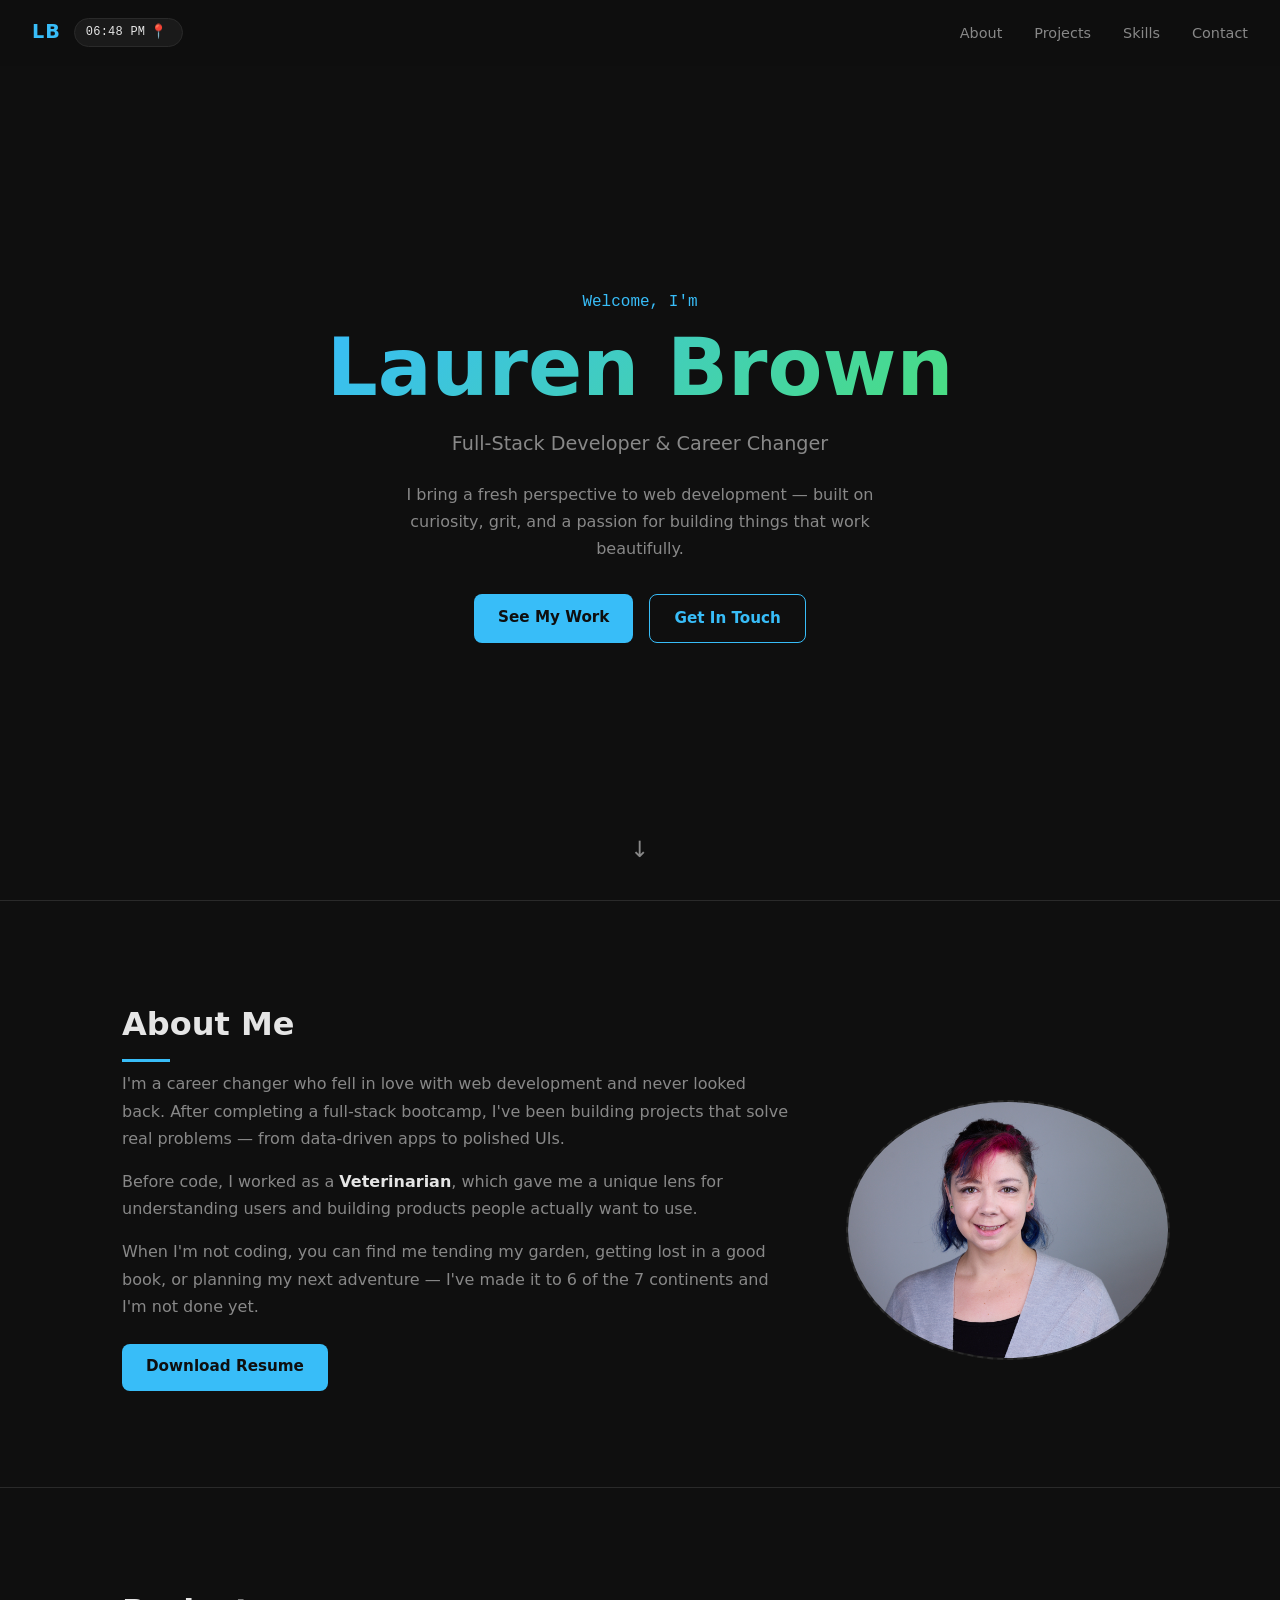
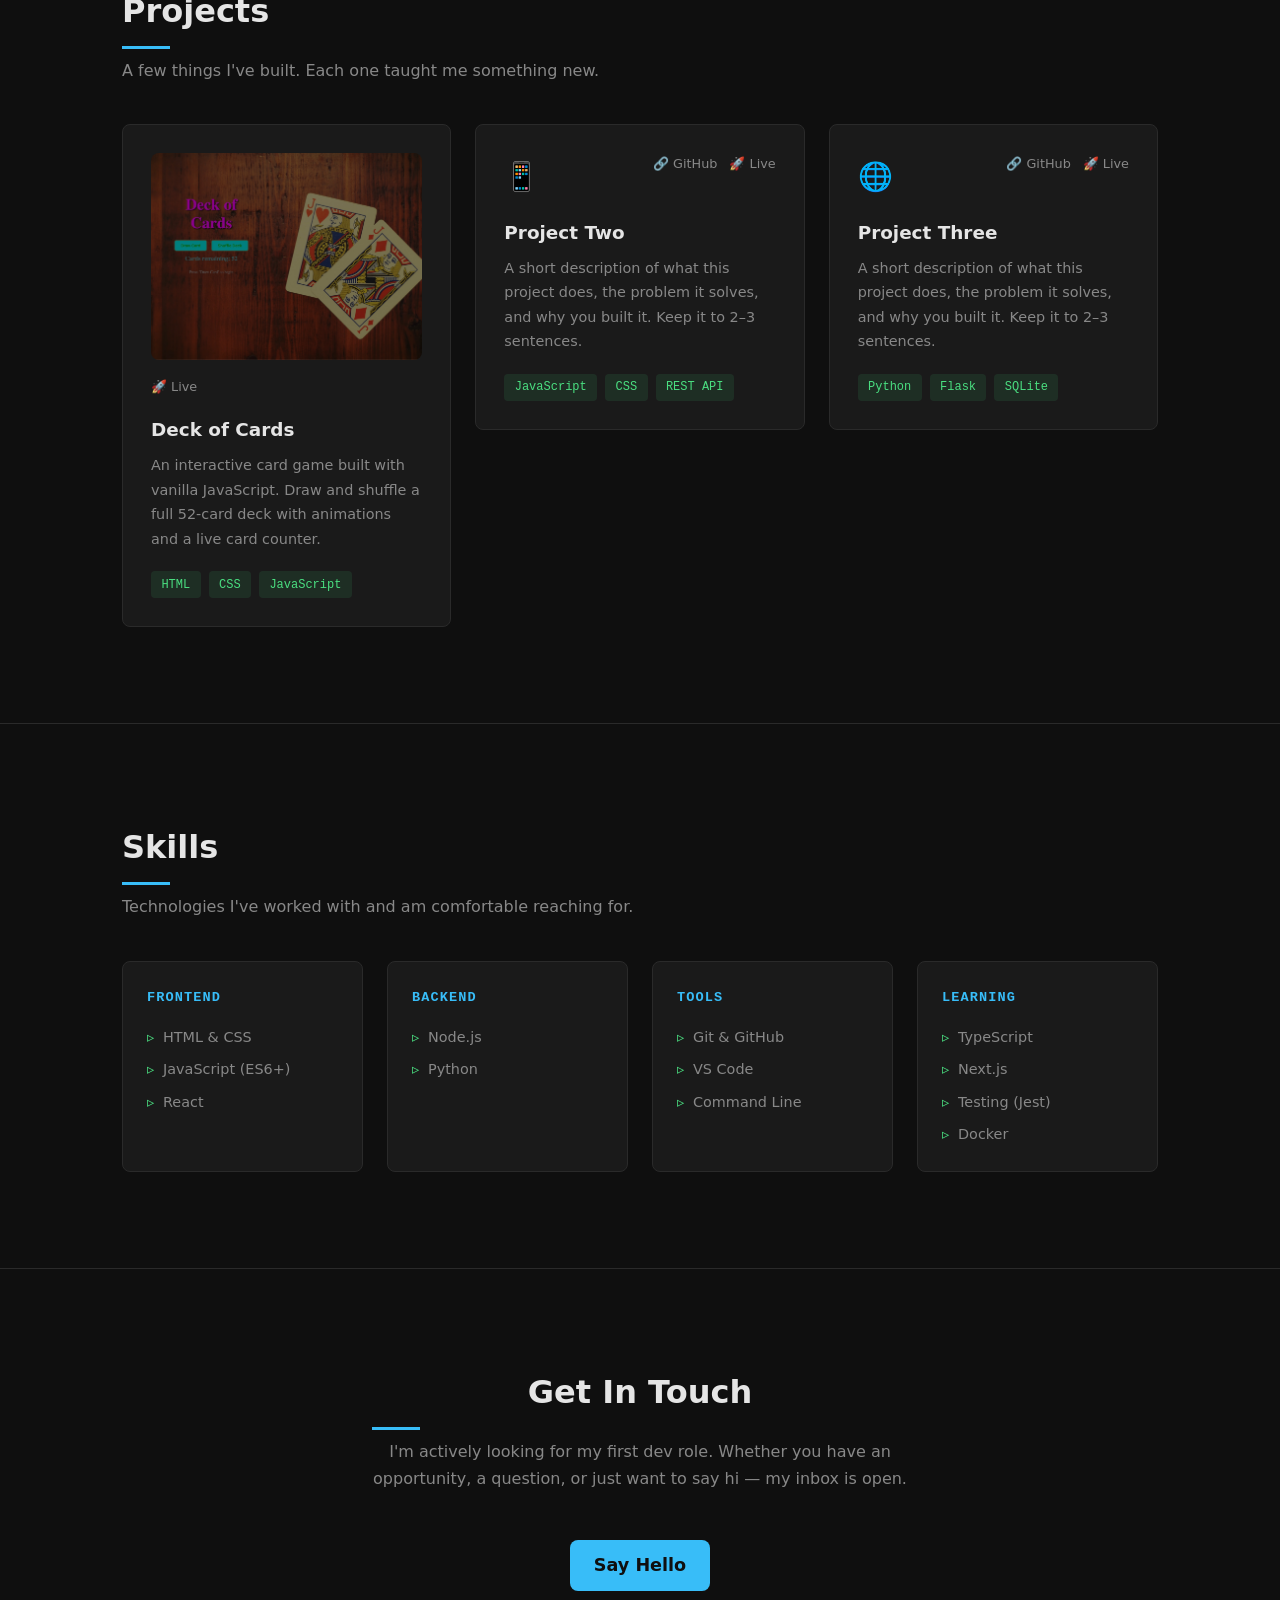
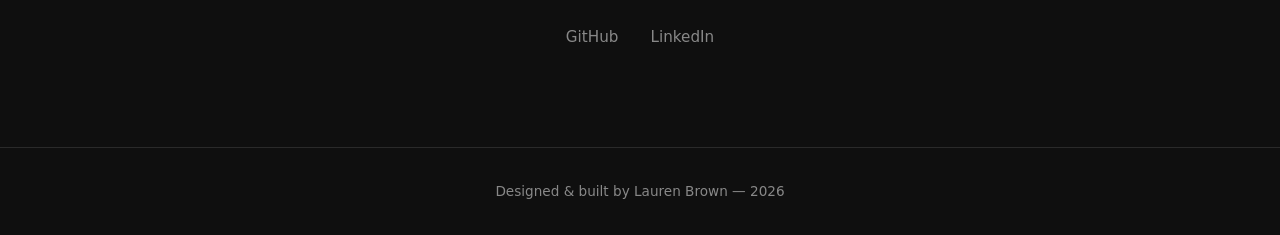
<file: index.html>
<!DOCTYPE html>
<html lang="en">
<head>
  <meta charset="UTF-8" />
  <meta name="viewport" content="width=device-width, initial-scale=1.0" />
  <title>Lauren Brown — Student Developer</title>
  <link rel="stylesheet" href="style.css" />
</head>
<body>

  <!-- NAV -->
  <nav id="navbar">
    <div class="nav-left">
      <a href="#hero" class="nav-logo">LB</a>
      <div id="weather-widget" class="weather-widget" aria-live="polite" aria-label="Local weather and time">
        <span class="weather-time">--:--</span>
        <span class="weather-icon">⏳</span>
        <span class="weather-temp"></span>
        <span class="weather-desc" hidden></span>
        <span class="weather-city" hidden></span>
      </div>
    </div>
    <ul class="nav-links">
      <li><a href="#about">About</a></li>
      <li><a href="#projects">Projects</a></li>
      <li><a href="#skills">Skills</a></li>
      <li><a href="#contact">Contact</a></li>
    </ul>
    <button class="nav-toggle" aria-label="Toggle menu">&#9776;</button>
  </nav>

  <!-- HERO -->
  <section id="hero">
    <div class="hero-content">
      <p class="hero-greeting">Welcome, I'm</p>
      <h1 class="hero-name">Lauren Brown</h1>
      <p class="hero-tagline">Full-Stack Developer &amp; Career Changer</p>
      <p class="hero-sub">I bring a fresh perspective to web development — built on curiosity, grit, and a passion for building things that work beautifully.</p>
      <div class="hero-cta">
        <a href="#projects" class="btn btn-primary">See My Work</a>
        <a href="#contact" class="btn btn-outline">Get In Touch</a>
      </div>
    </div>
    <div class="hero-scroll-hint">&#8595;</div>
  </section>

  <!-- ABOUT -->
  <section id="about">
    <div class="container">
      <h2 class="section-title">About Me</h2>
      <div class="about-grid">
        <div class="about-text">
          <p>
            I'm a career changer who fell in love with web development and never looked back.
            After completing a full-stack bootcamp, I've been building projects that solve real
            problems — from data-driven apps to polished UIs.
          </p>
          <p>
            Before code, I worked as a <strong>Veterinarian</strong>, which gave me a
            unique lens for understanding users and building products people actually want to use.
          </p>
          <p>
            When I'm not coding, you can find me tending my garden, getting lost in a good book, or
            planning my next adventure — I've made it to 6 of the 7 continents and I'm not done yet.
          </p>
          <a href="#" class="btn btn-primary" download>Download Resume</a>
        </div>
        <div class="about-image-wrap">
          <img src ='Headshot2 copy.jpg' alt="Lauren Brown" class="about-photo">
          </div>
        </div>
      </div>
    </div>
  </section>

  <!-- PROJECTS -->
  <section id="projects">
    <div class="container">
      <h2 class="section-title">Projects</h2>
      <p class="section-sub">A few things I've built. Each one taught me something new.</p>
      <div class="projects-grid">

        <article class="project-card">
  <a href="deck-of-cards/index.html">
    <img src="deck-of-cards/Image 5-19-26 at 4.27 PM.jpeg" alt="Deck of Cards project screenshot" class="project-img" />
  </a>
  <div class="project-header">
    <div class="project-links">
      <a href="deck-of-cards/index.html">&#x1F680; Live</a>
    </div>
  </div>
  <h3>Deck of Cards</h3>
  <p>An interactive card game built with vanilla JavaScript. Draw and shuffle a full 52-card deck with animations and a live card counter.</p>
  <ul class="project-tags">
    <li>HTML</li>
    <li>CSS</li>
    <li>JavaScript</li>
  </ul>
</article>

        <article class="project-card">
          <div class="project-header">
            <span class="project-icon">&#128241;</span>
            <div class="project-links">
              <a href="#" aria-label="GitHub repo">&#x1F517; GitHub</a>
              <a href="#" aria-label="Live demo">&#x1F680; Live</a>
            </div>
          </div>
          <h3>Project Two</h3>
          <p>A short description of what this project does, the problem it solves, and why you built it. Keep it to 2–3 sentences.</p>
          <ul class="project-tags">
            <li>JavaScript</li>
            <li>CSS</li>
            <li>REST API</li>
          </ul>
        </article>

        <article class="project-card">
          <div class="project-header">
            <span class="project-icon">&#127760;</span>
            <div class="project-links">
              <a href="#" aria-label="GitHub repo">&#x1F517; GitHub</a>
              <a href="#" aria-label="Live demo">&#x1F680; Live</a>
            </div>
          </div>
          <h3>Project Three</h3>
          <p>A short description of what this project does, the problem it solves, and why you built it. Keep it to 2–3 sentences.</p>
          <ul class="project-tags">
            <li>Python</li>
            <li>Flask</li>
            <li>SQLite</li>
          </ul>
        </article>

      </div>
    </div>
  </section>

  <!-- SKILLS -->
  <section id="skills">
    <div class="container">
      <h2 class="section-title">Skills</h2>
      <p class="section-sub">Technologies I've worked with and am comfortable reaching for.</p>
      <div class="skills-grid">

        <div class="skill-group">
          <h3>Frontend</h3>
          <ul>
            <li>HTML &amp; CSS</li>
            <li>JavaScript (ES6+)</li>
            <li>React</li>
          </ul>
        </div>

        <div class="skill-group">
          <h3>Backend</h3>
          <ul>
            <li>Node.js </li>
            <li>Python </li>
           
          </ul>
        </div>

        <div class="skill-group">
          <h3>Tools</h3>
          <ul>
            <li>Git &amp; GitHub</li>
            <li>VS Code</li>
            
            <li>Command Line</li>
          </ul>
        </div>

        <div class="skill-group">
          <h3>Learning</h3>
          <ul>
            <li>TypeScript</li>
            <li>Next.js</li>
            <li>Testing (Jest)</li>
            <li>Docker</li>
          </ul>
        </div>

      </div>
    </div>
  </section>

  <!-- CONTACT -->
  <section id="contact">
    <div class="container contact-inner">
      <h2 class="section-title">Get In Touch</h2>
      <p class="section-sub">
        I'm actively looking for my first dev role. Whether you have an opportunity, a question,
        or just want to say hi — my inbox is open.
      </p>
      <a href="mailto:l.mc.brown@gmail.com" class="btn btn-primary contact-email">Say Hello</a>
      <ul class="social-links">
        <li><a href="https://github.com/" target="_blank" rel="noopener">GitHub</a></li>
        <li><a href="https://www.linkedin.com/in/l-m-brown" target="_blank" rel="noopener">LinkedIn</a></li>
      </ul>
    </div>
  </section>

  <footer>
    <p>Designed &amp; built by Lauren Brown &mdash; 2026</p>
  </footer>

  <script src="script.js"></script>
</body>
</html>
</file>
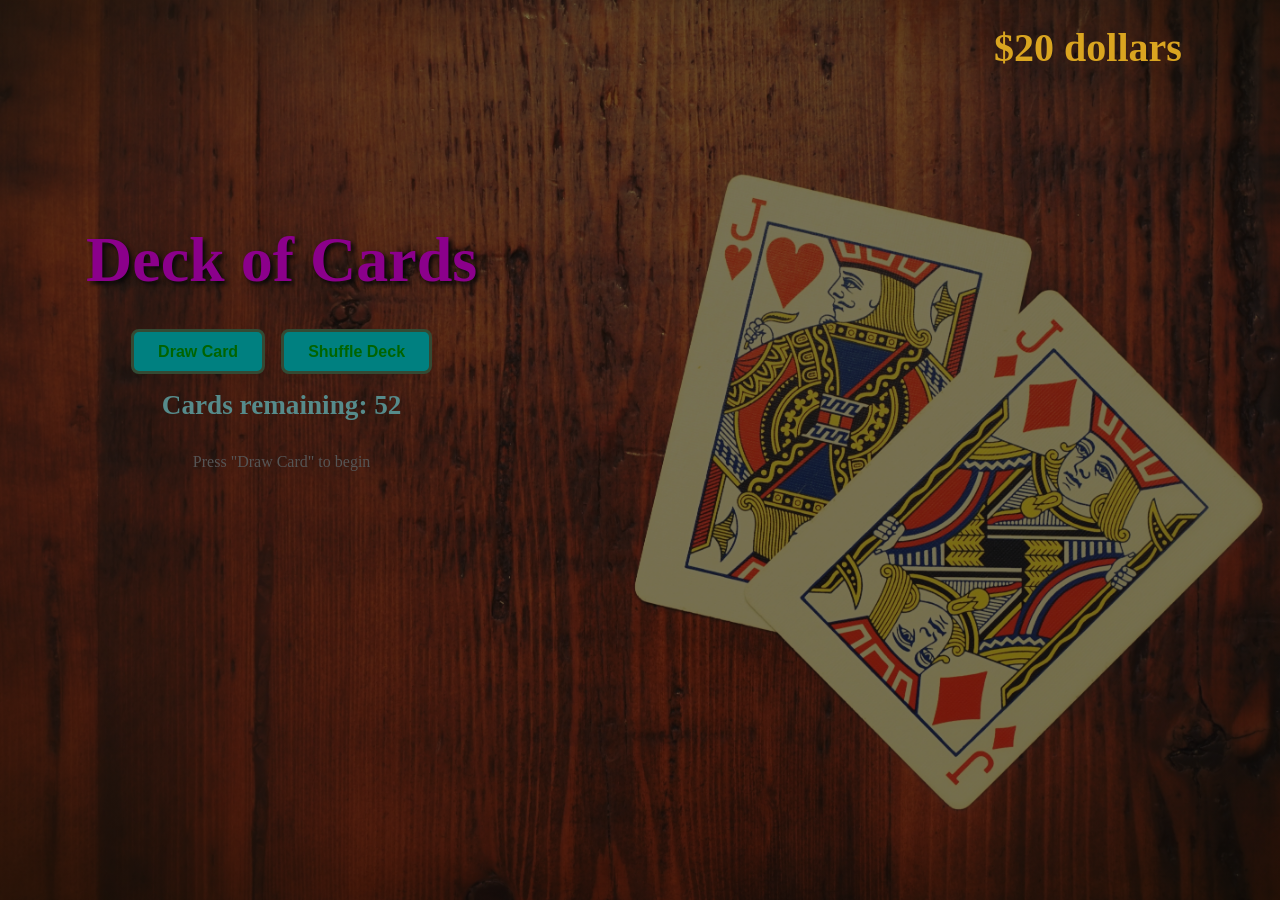
<file: deck-of-cards/index.html>
<!DOCTYPE html>
<html lang="en">
<head>
  <meta charset="UTF-8" />
  <meta name="viewport" content="width=device-width, initial-scale=1.0" />
  <title>Deck of Cards</title>
  <link rel="stylesheet" href="style.css" />
</head>
<body>

  <div class="container">
    <h1>Deck of Cards</h1>

    <div class="controls">
      <button id="draw-btn">Draw Card</button>
      <button id="shuffle-btn">Shuffle Deck</button>
      <p id="cards-remaining">Cards remaining: 52</p>
      <p id="coin-count">$20 dollars</p>
    </div>

    <div class="card-and-guess">
      <div id="card-display" class="card-display">
        <p class="placeholder">Press "Draw Card" to begin</p>
      </div>
      <div id="guess-section" class="guess-section hidden">
        <button id="higher-btn">▲  Higher</button>
        <button id="lower-btn">▼  Lower</button>
      </div>
    </div>
   
   <div id="result-message" class="results-message"></div>
   
   <div id="drawn-cards" class="drawn-cards"></div>


  <script src="script.js"></script>

</body>
</html>
</file>
<file: style.css>
/* ── Reset & Base ── */
*, *::before, *::after { box-sizing: border-box; margin: 0; padding: 0; }

:root {
  --bg:         #0f0f0f;
  --bg-card:    #1a1a1a;
  --bg-card-hover: #222222;
  --border:     #2a2a2a;
  --text:       #e5e5e5;
  --text-muted: #888888;
  --accent:     #38bdf8;
  --accent-dim: rgba(56, 189, 248, 0.12);
  --accent-2:   #4ade80;
  --accent-2-dim: rgba(74, 222, 128, 0.10);
  --font:       'Segoe UI', system-ui, -apple-system, sans-serif;
  --mono:       'Fira Code', 'Cascadia Code', monospace;
  --max-w:      1100px;
  --radius:     8px;
  --transition: 0.2s ease;
}

html { scroll-behavior: smooth; }

body {
  background: var(--bg);
  color: var(--text);
  font-family: var(--font);
  font-size: 1rem;
  line-height: 1.7;
}

a { color: var(--accent); text-decoration: none; transition: opacity var(--transition); }
a:hover { opacity: 0.75; }

ul { list-style: none; }

/* ── Utility ── */
.container {
  max-width: var(--max-w);
  margin: 0 auto;
  padding: 0 2rem;
}

.btn {
  display: inline-block;
  padding: 0.65rem 1.5rem;
  border-radius: var(--radius);
  font-size: 0.95rem;
  font-weight: 600;
  cursor: pointer;
  transition: all var(--transition);
}

.btn-primary {
  background: var(--accent);
  color: #0f0f0f;
}
.btn-primary:hover { opacity: 0.85; }

.btn-outline {
  border: 1.5px solid var(--accent);
  color: var(--accent);
  background: transparent;
}
.btn-outline:hover { background: var(--accent-dim); }

.project-img {
  width: 100%;
  border-radius: 8px;
  margin-bottom: 1rem;
  display: block;
}

.section-title {
  font-size: 2rem;
  font-weight: 700;
  margin-bottom: 0.5rem;
  color: var(--text);
}
.section-title::after {
  content: '';
  display: block;
  width: 3rem;
  height: 3px;
  background: var(--accent);
  margin-top: 0.5rem;
}

.section-sub {
  color: var(--text-muted);
  margin-bottom: 2.5rem;
  max-width: 55ch;
}

/* ── Nav ── */
#navbar {
  position: fixed;
  top: 0;
  width: 100%;
  z-index: 100;
  display: flex;
  align-items: center;
  justify-content: space-between;
  padding: 1rem 2rem;
  background: rgba(15, 15, 15, 0.85);
  backdrop-filter: blur(10px);
  border-bottom: 1px solid transparent;
  transition: border-color var(--transition);
}

#navbar.scrolled { border-bottom-color: var(--border); }

.nav-logo {
  font-weight: 700;
  font-size: 1.2rem;
  color: var(--accent);
  letter-spacing: 0.05em;
}

.nav-links {
  display: flex;
  gap: 2rem;
}
.nav-links a {
  color: var(--text-muted);
  font-size: 0.9rem;
  transition: color var(--transition);
}
.nav-links a:hover,
.nav-links a.active { color: var(--accent); opacity: 1; }

.nav-toggle { display: none; background: none; border: none; color: var(--text); font-size: 1.4rem; cursor: pointer; }

/* ── Hero ── */
#hero {
  min-height: 100vh;
  display: flex;
  flex-direction: column;
  align-items: center;
  justify-content: center;
  text-align: center;
  padding: 6rem 2rem 4rem;
  position: relative;
}

.hero-greeting {
  font-family: var(--mono);
  color: var(--accent);
  font-size: 1rem;
  margin-bottom: 0.5rem;
}

.hero-name {
  font-size: clamp(2.5rem, 8vw, 5rem);
  font-weight: 800;
  line-height: 1.1;
  margin-bottom: 1rem;
  background: linear-gradient(135deg, var(--accent) 0%, var(--accent-2) 100%);
  -webkit-background-clip: text;
  -webkit-text-fill-color: transparent;
  background-clip: text;
}

.hero-tagline {
  font-size: 1.2rem;
  color: var(--text-muted);
  margin-bottom: 1.25rem;
}

.hero-sub {
  max-width: 50ch;
  color: var(--text-muted);
  margin: 0 auto 2rem;
}

.hero-cta { display: flex; gap: 1rem; justify-content: center; flex-wrap: wrap; }

.hero-scroll-hint {
  position: absolute;
  bottom: 2rem;
  font-size: 1.4rem;
  color: var(--text-muted);
  animation: bounce 2s infinite;
}

@keyframes bounce {
  0%, 100% { transform: translateY(0); }
  50% { transform: translateY(8px); }
}

/* ── About ── */
#about {
  padding: 6rem 0;
  border-top: 1px solid var(--border);
}

.about-grid {
  display: grid;
  grid-template-columns: 1fr 300px;
  gap: 4rem;
  align-items: center;
}

.about-text p { color: var(--text-muted); margin-bottom: 1rem; }
.about-text p strong { color: var(--text); }
.about-text .btn { margin-top: 0.5rem; }

.about-image-wrap {
  display: flex;
  justify-content: center;
}

.about-photo { 
  width: 2900px;
  height: 260px;
  border-radius: 50%;
  border: 2px dashed var(--border);
  display: flex;
  align-items: center;
  justify-content: center;
  color: var(--text-muted);
  font-size: 0.9rem;
  background: var(--bg-card);
}

/* ── Projects ── */
#projects {
  padding: 6rem 0;
  border-top: 1px solid var(--border);
}

.projects-grid {
  display: grid;
  grid-template-columns: repeat(3, 1fr);
  gap: 1.5rem;
  align-items: start;
}

.project-card {
  background: var(--bg-card);
  border: 1px solid var(--border);
  border-radius: var(--radius);
  padding: 1.75rem;
  transition: transform var(--transition), border-color var(--transition), background var(--transition);
}

.project-card:hover {
  transform: translateY(-4px);
  border-color: var(--accent);
  background: var(--bg-card-hover);
}

.project-header {
  display: flex;
  justify-content: space-between;
  align-items: flex-start;
  margin-bottom: 1rem;
}

.project-icon { font-size: 1.75rem; }

.project-links { display: flex; gap: 0.75rem; }
.project-links a { font-size: 0.8rem; color: var(--text-muted); }
.project-links a:hover { color: var(--accent); opacity: 1; }

.project-card h3 { font-size: 1.15rem; margin-bottom: 0.5rem; }

.project-card p { color: var(--text-muted); font-size: 0.9rem; margin-bottom: 1.25rem; }

.project-tags {
  display: flex;
  flex-wrap: wrap;
  gap: 0.5rem;
}

.project-tags li {
  font-family: var(--mono);
  font-size: 0.75rem;
  color: var(--accent-2);
  background: var(--accent-2-dim);
  padding: 0.2rem 0.65rem;
  border-radius: 4px;
}

/* ── Skills ── */
#skills {
  padding: 6rem 0;
  border-top: 1px solid var(--border);
}

.skills-grid {
  display: grid;
  grid-template-columns: repeat(auto-fill, minmax(200px, 1fr));
  gap: 1.5rem;
}

.skill-group {
  background: var(--bg-card);
  border: 1px solid var(--border);
  border-radius: var(--radius);
  padding: 1.5rem;
}

.skill-group h3 {
  font-size: 0.85rem;
  font-family: var(--mono);
  color: var(--accent);
  text-transform: uppercase;
  letter-spacing: 0.08em;
  margin-bottom: 1rem;
}

.skill-group ul { display: flex; flex-direction: column; gap: 0.5rem; }

.skill-group li {
  color: var(--text-muted);
  font-size: 0.9rem;
  padding-left: 1rem;
  position: relative;
}
.skill-group li::before {
  content: '▹';
  position: absolute;
  left: 0;
  color: var(--accent-2);
}

/* ── Contact ── */
#contact {
  padding: 6rem 0;
  border-top: 1px solid var(--border);
}

.contact-inner {
  max-width: 600px;
  text-align: center;
}

.contact-email {
  font-size: 1.1rem;
  margin-top: 0.5rem;
}

.social-links {
  display: flex;
  justify-content: center;
  gap: 2rem;
  margin-top: 2rem;
}

.social-links a {
  color: var(--text-muted);
  font-size: 0.95rem;
  transition: color var(--transition);
}
.social-links a:hover { color: var(--accent); opacity: 1; }

/* ── Weather Widget (nav-inline) ── */
.nav-left {
  display: flex;
  align-items: center;
  gap: 0.85rem;
}

.weather-widget {
  display: flex;
  align-items: center;
  gap: 0.3rem;
  font-family: var(--mono);
  font-size: 0.75rem;
  color: var(--text-muted);
  background: var(--bg-card);
  border: 1px solid var(--border);
  border-radius: 20px;
  padding: 0.2rem 0.65rem;
  white-space: nowrap;
  transition: border-color var(--transition);
}
.weather-widget:hover { border-color: var(--accent); }

.weather-time { color: var(--text); letter-spacing: 0.02em; }

.weather-icon { font-size: 0.85rem; line-height: 1; }

.weather-temp { color: var(--accent-2); font-weight: 600; }

/* ── Footer ── */
footer {
  text-align: center;
  padding: 2rem;
  border-top: 1px solid var(--border);
  color: var(--text-muted);
  font-size: 0.85rem;
}

/* ── Responsive ── */
@media (max-width: 768px) {
  .nav-links { display: none; }
  .nav-links.open {
    display: flex;
    flex-direction: column;
    position: absolute;
    top: 100%;
    left: 0;
    right: 0;
    background: var(--bg);
    border-bottom: 1px solid var(--border);
    padding: 1.5rem 2rem;
    gap: 1rem;
  }
  .nav-toggle { display: block; }

  .about-grid {
    grid-template-columns: 1fr;
    gap: 2rem;
  }
  .about-image-wrap { order: -1; }
  .about-image-placeholder { width: 200px; height: 200px; }

  #hero { padding-top: 5rem; }
}

/* ── Fade-in animation ── */
.fade-in {
  opacity: 0;
  transform: translateY(20px);
  transition: opacity 0.5s ease, transform 0.5s ease;
}
.fade-in.visible {
  opacity: 1;
  transform: translateY(0);
}
</file>
<file: deck-of-cards/style.css>
* {
  box-sizing: border-box;
  margin: 0;
  padding: 0;
}

body {
  background: linear-gradient(rgba(0, 0, 0, 0.5), rgba(0, 0, 0, 0.5)),
  url('stocksnap-cards-2617324.jpg') center center / cover no-repeat;
  color: black;
  font-family: 'Segoe UI', system-ui, Georgia, 'Times New Roman', Times,;
  min-height: 100vh;
  display: flex;
  align-items: center;
  justify-content: flex-start;
  padding-left: 2rem;
}

.container {
  text-align: center;
  padding: 2rem;
  max-width: 800px;
  width: 40%;
}

h1 {
  font-size: 4rem;
  font-weight: 600;
  margin-bottom: 2rem;
  color: darkmagenta;
  text-shadow: #080808 3px 3px 4px;
}

.controls {
  display: flex;
  align-items: center;
  justify-content: center;
  gap: 1rem;
  margin-bottom: 2rem;
  flex-wrap: wrap;
}

button {
  padding: 0.65rem 1.5rem;
  border: none;
  border-radius: 8px;
  font-size: 1rem;
  font-weight: 600;
  cursor: pointer;
  transition: opacity 0.2s;
}

#draw-btn {
  background: teal;
  border: 3px solid rgb(52, 74, 52);
  color: darkgreen
}

#shuffle-btn {
  background: teal;
  border: 3px solid rgb(52, 74, 52);
  color: darkgreen;
}

button:hover { opacity: 0.8; }
button:disabled { opacity: 0.4; cursor: not-allowed; }

#cards-remaining {
  color: rgb(86, 139, 139);
  font-size: 1.7rem;
  font-weight: 600;
  width: 100%;
  text-align: center;
}

#coin-count {
  position: fixed;
  top: 1.5rem;
  left: 40%;
  color: goldenrod;
  font-size: 2.5rem;
  font-weight: 650;
  width: 90%;
}

.card-display {
  margin-bottom: 2rem;
  min-height: 160px;
  display: flex;
  align-items: right;
  justify-content: center;
}

.placeholder {
  color: #555;
  font-size: 1rem;
}

.card {
  width: 150px;
  height: 200px;
  background: rgb(248, 232, 232);
  border-radius: 20px;
  display: flex;
  flex-direction: column;
  align-items: center;
  justify-content: center;
  font-size: 3rem;
  font-weight: 700;
  box-shadow: 0 8px 24px rgba(0,0,0,0.5);
  animation: flipIn 0.3s ease;
}

.card.red { color: #e63946; }
.card.black { color: #1a1a2e; }

.card .suit {
  font-size: 4rem;
  line-height: 1;
}

@keyframes flipIn {
  from { transform: rotateY(90deg); opacity: 0; }
  to   { transform: rotateY(0deg);  opacity: 1; }
}

.drawn-cards {
  display: flex;
  flex-wrap: wrap;
  gap: 0.9rem;
  justify-content: center;
}

.drawn-cards .card {
  width: 65px;
  height: 90px;
  font-size: 1rem;
  box-shadow: 0 2px 8px rgba(0,0,0,0.4);
  animation: none;
}

.drawn-cards .card .suit {
  font-size: 1.1rem;
}

.hidden {
  display: none;
}

.cards-row {
  display: flex;
  align-items: center;
  gap: 1.5rem;
}

.card-and-guess {
  display: flex;
  align-items: center;
  justify-content: center;
  gap: 1.5rem;
  margin-bottom: 2rem;
}


#higher-btn {
  background: #2d6a4f;
  border: 3px solid #1b4332;
  color: #d8f3dc
}

#lower-btn {
 background: #2d6a4f;
  border: 3px solid #1b4332;
  color: #d8f3dc
}

.result-message {
  text-alight: center;
  font-size: 2rem;
  font-weight: 700;
  min-height: 2rem;
  margin-bottom: 1rem;
}

.result-message.correct {color: #9d0996;}
.result-message.wrong {color: rgb(203, 39, 11)}
.result-message.tie {color: #30ae62;}
</file>
